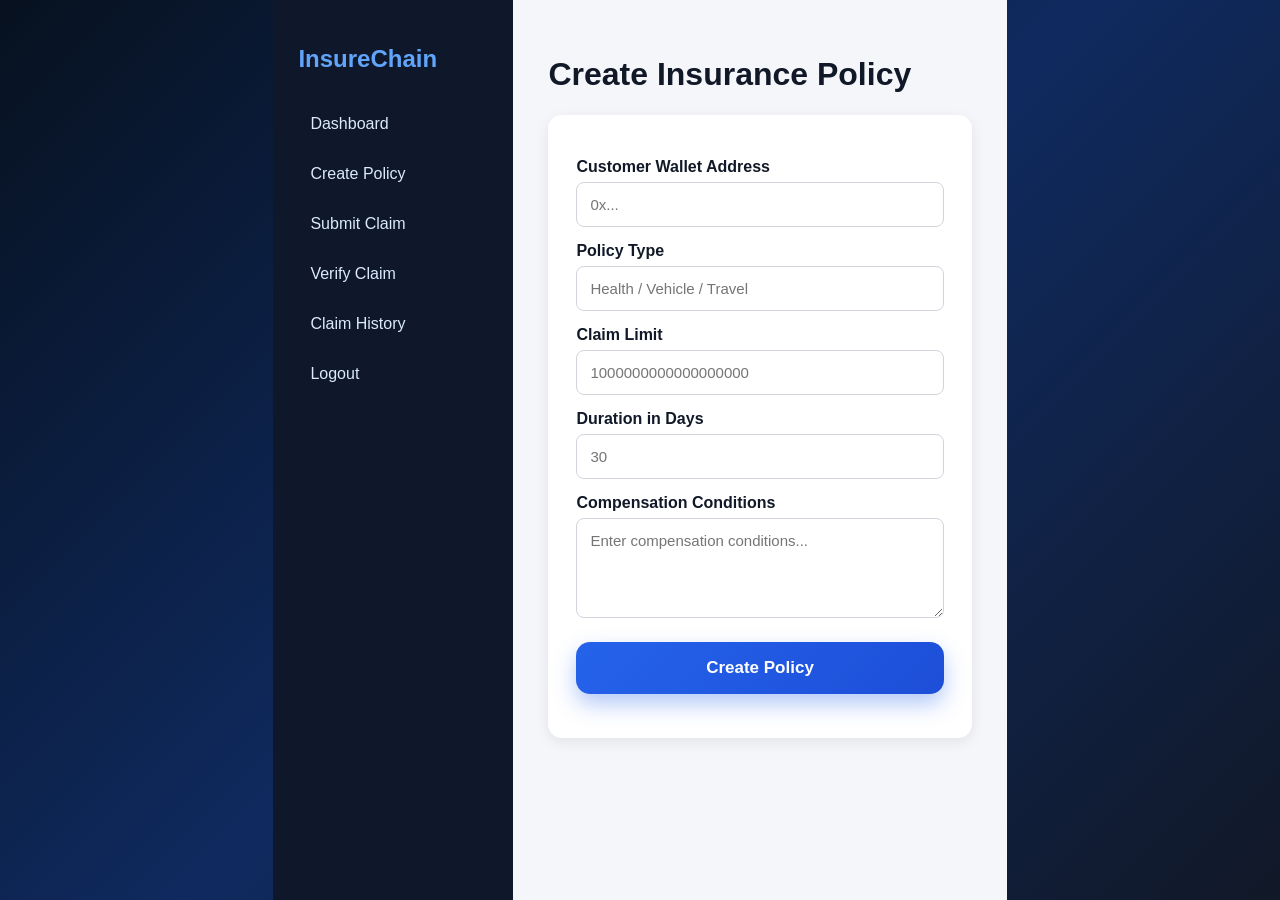
<file: createPolicy.html>
<!DOCTYPE html>
<html lang="en">
<head>
  <meta charset="UTF-8">
  <title>Create Policy</title>
  <link rel="stylesheet" href="css/style.css">
</head>
<body>
  <div class="page">
    <aside class="sidebar">
      <h2>InsureChain</h2>
      <a href="dashboard.html">Dashboard</a>
      <a href="createPolicy.html">Create Policy</a>
      <a href="submitClaim.html">Submit Claim</a>
      <a href="verifyClaim.html">Verify Claim</a>
      <a href="history.html">Claim History</a>
      <a href="index.html">Logout</a>
    </aside>

    <main class="main">
      <h1>Create Insurance Policy</h1>

      <div class="form-box">
        <label>Customer Wallet Address</label>
        <input id="customerAddress" type="text" placeholder="0x...">

        <label>Policy Type</label>
        <input id="policyType" type="text" placeholder="Health / Vehicle / Travel">

        <label>Claim Limit</label>
        <input id="claimLimit" type="number" placeholder="1000000000000000000">

        <label>Duration in Days</label>
        <input id="durationDays" type="number" placeholder="30">

        <label>Compensation Conditions</label>
        <textarea id="conditionText" placeholder="Enter compensation conditions..."></textarea>

        <button onclick="createPolicyDemo()">Create Policy</button>

        <p id="policyMessage"></p>
      </div>
    </main>
  </div>

  <script src="js/app.js"></script>
  <script src="js/createPolicy.js"></script>
</body>
</html>
</file>
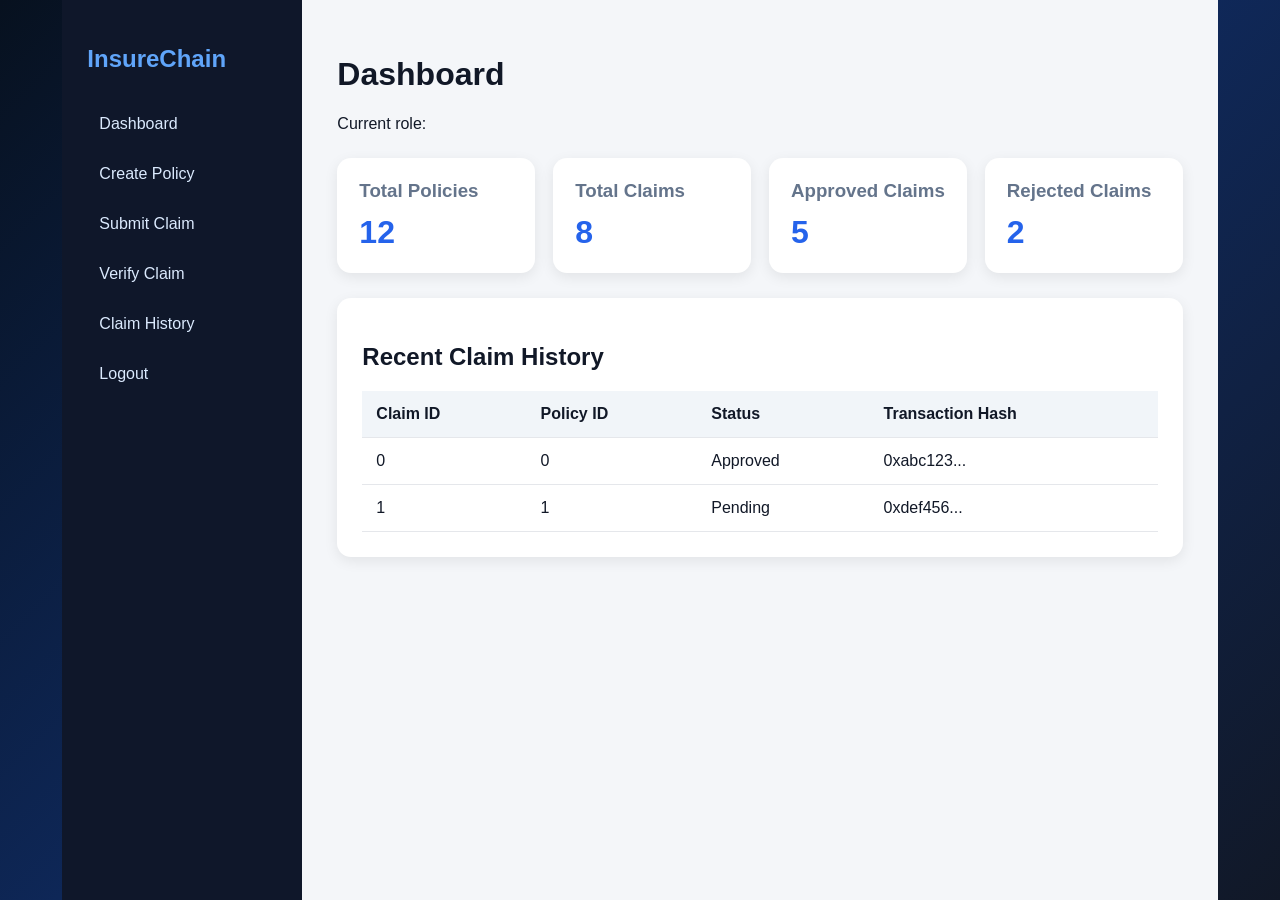
<file: dashboard.html>
<!doctype html>
<html lang="en">
  <head>
    <meta charset="UTF-8" />
    <title>Dashboard</title>
    <link rel="stylesheet" href="css/style.css" />
  </head>
  <body>
    <div class="page">
      <aside class="sidebar">
        <h2>InsureChain</h2>
        <a href="dashboard.html">Dashboard</a>
        <a href="createPolicy.html">Create Policy</a>
        <a href="submitClaim.html">Submit Claim</a>
        <a href="verifyClaim.html">Verify Claim</a>
        <a href="history.html">Claim History</a>
        <a href="index.html">Logout</a>
      </aside>

      <main class="main">
        <h1>Dashboard</h1>
        <p id="roleText">Current role:</p>

        <div class="cards">
          <div class="card">
            <h3>Total Policies</h3>
            <p>12</p>
          </div>
          <div class="card">
            <h3>Total Claims</h3>
            <p>8</p>
          </div>
          <div class="card">
            <h3>Approved Claims</h3>
            <p>5</p>
          </div>
          <div class="card">
            <h3>Rejected Claims</h3>
            <p>2</p>
          </div>
        </div>

        <div class="table-box">
          <h2>Recent Claim History</h2>
          <table>
            <tr>
              <th>Claim ID</th>
              <th>Policy ID</th>
              <th>Status</th>
              <th>Transaction Hash</th>
            </tr>
            <tr>
              <td>0</td>
              <td>0</td>
              <td>Approved</td>
              <td>0xabc123...</td>
            </tr>
            <tr>
              <td>1</td>
              <td>1</td>
              <td>Pending</td>
              <td>0xdef456...</td>
            </tr>
          </table>
        </div>
      </main>
    </div>

    <script src="js/app.js"></script>
  </body>
</html>
</file>
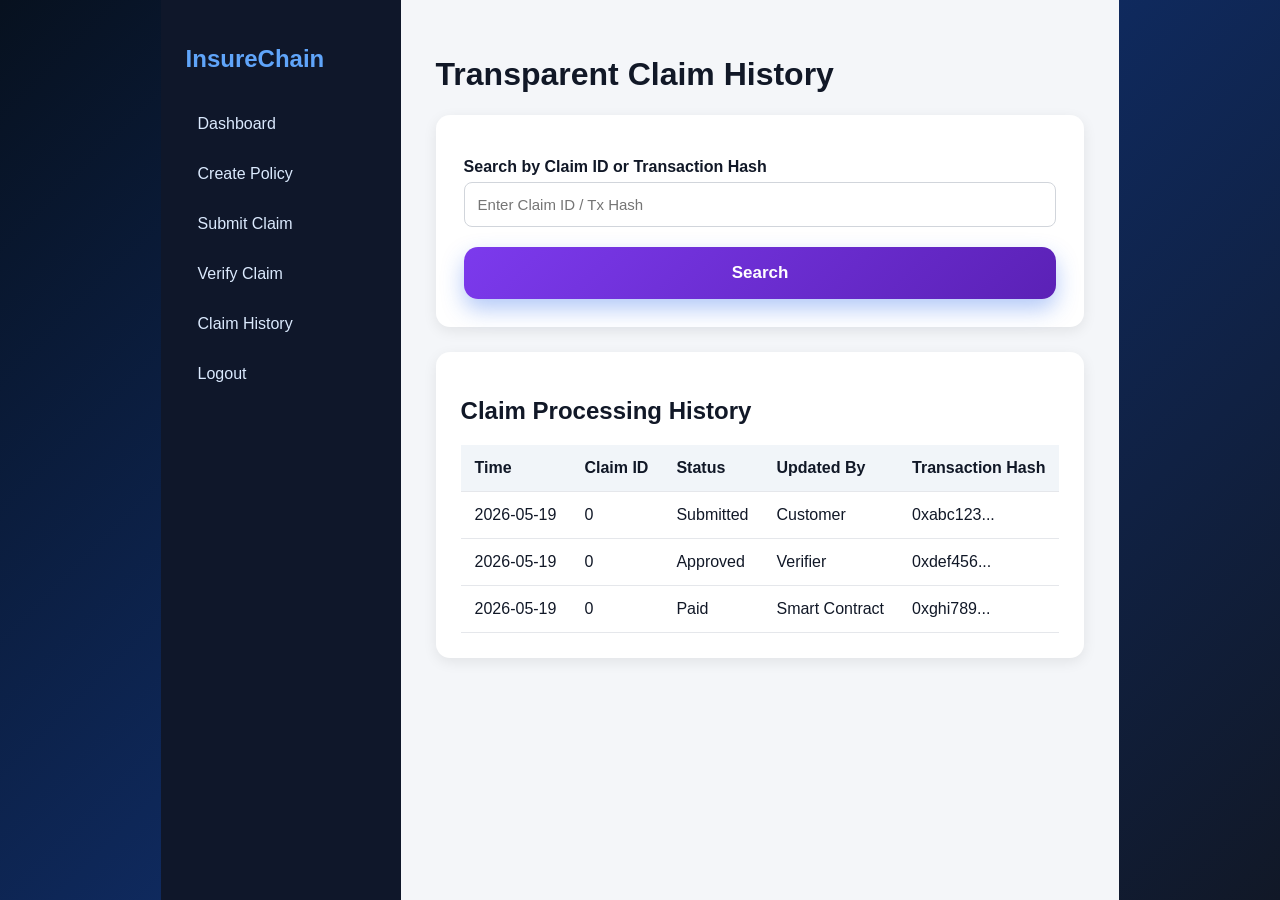
<file: history.html>
<!doctype html>
<html lang="en">
  <head>
    <meta charset="UTF-8" />
    <title>Claim History</title>
    <link rel="stylesheet" href="css/style.css" />
  </head>
  <body>
    <div class="page">
      <aside class="sidebar">
        <h2>InsureChain</h2>
        <a href="dashboard.html">Dashboard</a>
        <a href="createPolicy.html">Create Policy</a>
        <a href="submitClaim.html">Submit Claim</a>
        <a href="verifyClaim.html">Verify Claim</a>
        <a href="history.html">Claim History</a>
        <a href="index.html">Logout</a>
      </aside>

      <main class="main">
        <h1>Transparent Claim History</h1>

        <div class="form-box">
          <label>Search by Claim ID or Transaction Hash</label>
          <input type="text" placeholder="Enter Claim ID / Tx Hash" />
          <button>Search</button>
        </div>

        <div class="table-box" style="margin-top: 25px">
          <h2>Claim Processing History</h2>
          <table>
            <tr>
              <th>Time</th>
              <th>Claim ID</th>
              <th>Status</th>
              <th>Updated By</th>
              <th>Transaction Hash</th>
            </tr>
            <tr>
              <td>2026-05-19</td>
              <td>0</td>
              <td>Submitted</td>
              <td>Customer</td>
              <td>0xabc123...</td>
            </tr>
            <tr>
              <td>2026-05-19</td>
              <td>0</td>
              <td>Approved</td>
              <td>Verifier</td>
              <td>0xdef456...</td>
            </tr>
            <tr>
              <td>2026-05-19</td>
              <td>0</td>
              <td>Paid</td>
              <td>Smart Contract</td>
              <td>0xghi789...</td>
            </tr>
          </table>
        </div>
      </main>
    </div>

    <script src="js/app.js"></script>
  </body>
</html>
</file>
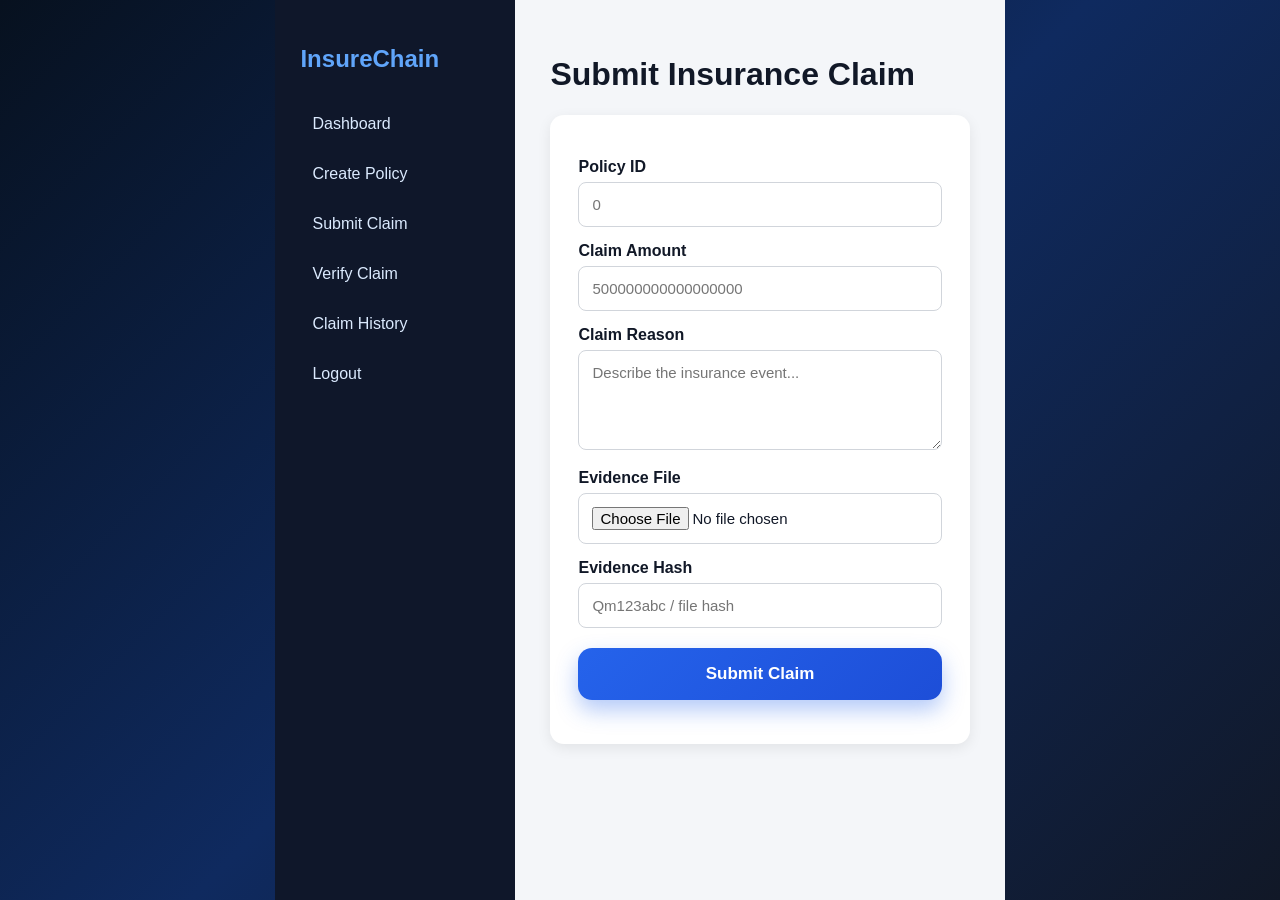
<file: submitClaim.html>
<!doctype html>
<html lang="en">
  <head>
    <meta charset="UTF-8" />
    <title>Submit Claim</title>
    <link rel="stylesheet" href="css/style.css" />
  </head>
  <body>
    <div class="page">
      <aside class="sidebar">
        <h2>InsureChain</h2>
        <a href="dashboard.html">Dashboard</a>
        <a href="createPolicy.html">Create Policy</a>
        <a href="submitClaim.html">Submit Claim</a>
        <a href="verifyClaim.html">Verify Claim</a>
        <a href="history.html">Claim History</a>
        <a href="index.html">Logout</a>
      </aside>

      <main class="main">
        <h1>Submit Insurance Claim</h1>

        <div class="form-box">
          <label>Policy ID</label>
          <input id="policyId" type="number" placeholder="0" />

          <label>Claim Amount</label>
          <input
            id="claimAmount"
            type="number"
            placeholder="500000000000000000"
          />

          <label>Claim Reason</label>
          <textarea
            id="claimReason"
            placeholder="Describe the insurance event..."
          ></textarea>

          <label>Evidence File</label>
          <input type="file" />

          <label>Evidence Hash</label>
          <input
            id="evidenceHash"
            type="text"
            placeholder="Qm123abc / file hash"
          />

          <button onclick="submitClaimDemo()">Submit Claim</button>

          <p id="claimMessage"></p>
        </div>
      </main>
    </div>

    <script src="js/app.js"></script>
    <script src="js/submitClaim.js"></script>
  </body>
</html>
</file>
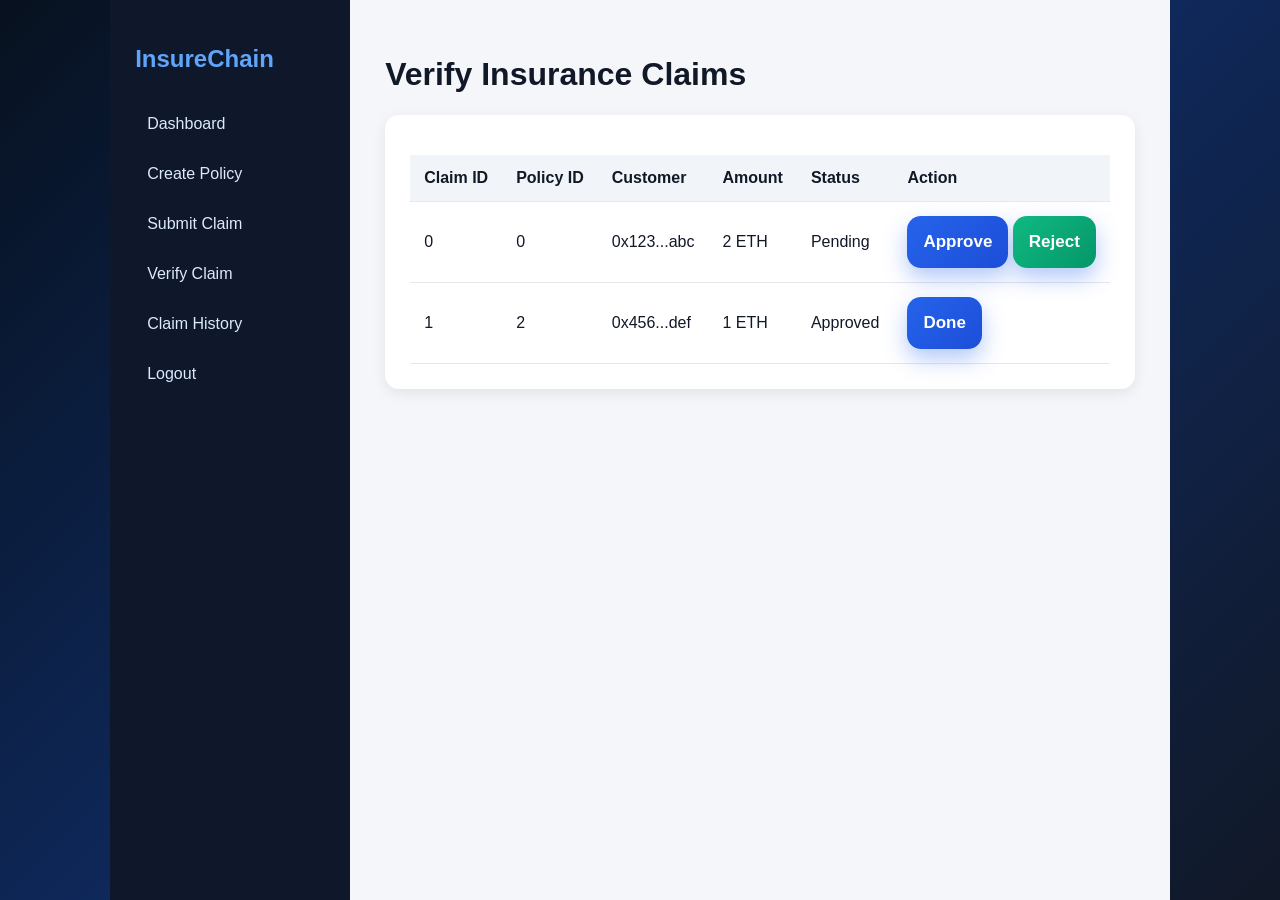
<file: verifyClaim.html>
<!doctype html>
<html lang="en">
  <head>
    <meta charset="UTF-8" />
    <title>Verify Claim</title>
    <link rel="stylesheet" href="css/style.css" />
  </head>
  <body>
    <div class="page">
      <aside class="sidebar">
        <h2>InsureChain</h2>

        <a href="dashboard.html">Dashboard</a>
        <a href="createPolicy.html">Create Policy</a>
        <a href="submitClaim.html">Submit Claim</a>
        <a href="verifyClaim.html">Verify Claim</a>
        <a href="history.html">Claim History</a>
        <a href="index.html">Logout</a>
      </aside>

      <main class="main">
        <h1>Verify Insurance Claims</h1>

        <div class="table-box">
          <table>
            <thead>
              <tr>
                <th>Claim ID</th>
                <th>Policy ID</th>
                <th>Customer</th>
                <th>Amount</th>
                <th>Status</th>
                <th>Action</th>
              </tr>
            </thead>

            <tbody>
              <tr>
                <td>0</td>
                <td>0</td>
                <td>0x123...abc</td>
                <td>2 ETH</td>
                <td>
                  <span class="pending">Pending</span>
                </td>

                <td>
                  <button class="approve-btn">Approve</button>

                  <button class="reject-btn">Reject</button>
                </td>
              </tr>

              <tr>
                <td>1</td>
                <td>2</td>
                <td>0x456...def</td>
                <td>1 ETH</td>
                <td>
                  <span class="approved"> Approved </span>
                </td>

                <td>
                  <button disabled>Done</button>
                </td>
              </tr>
            </tbody>
          </table>
        </div>
      </main>
    </div>
  </body>
</html>
</file>
<file: css/style.css>
* {
  box-sizing: border-box;
  font-family: "Segoe UI", Arial, sans-serif;
}

body {
  margin: 0;
  min-height: 100vh;
  background: linear-gradient(135deg, #07111f, #0f2a5f, #111827);
  color: white;
  display: flex;
  align-items: center;
  justify-content: center;
}

.login-container {
  width: 520px;
  padding: 45px;
  border-radius: 24px;
  text-align: center;
  background: rgba(255, 255, 255, 0.12);
  backdrop-filter: blur(14px);
  box-shadow: 0 20px 50px rgba(0, 0, 0, 0.35);
  border: 1px solid rgba(255, 255, 255, 0.18);
}

.login-container h1 {
  font-size: 34px;
  line-height: 1.2;
  margin-bottom: 12px;
}

.login-container p {
  color: #dbeafe;
  font-size: 17px;
  margin-bottom: 30px;
}

.role-box {
  display: flex;
  flex-direction: column;
  gap: 16px;
}

button {
  padding: 16px;
  border: none;
  border-radius: 14px;
  cursor: pointer;
  font-size: 17px;
  font-weight: 600;
  color: white;
  background: linear-gradient(135deg, #2563eb, #1d4ed8);
  box-shadow: 0 10px 22px rgba(37, 99, 235, 0.35);
  transition: 0.25s;
}

button:nth-child(2) {
  background: linear-gradient(135deg, #10b981, #059669);
}

button:nth-child(3) {
  background: linear-gradient(135deg, #7c3aed, #5b21b6);
}

button:hover {
  transform: translateY(-3px);
  box-shadow: 0 15px 30px rgba(0, 0, 0, 0.35);
}

button:active {
  transform: scale(0.98);
}
.page {
  min-height: 100vh;
  display: flex;
  background: #f4f6f9;
  color: #111827;
}

.sidebar {
  width: 240px;
  background: #0f172a;
  color: white;
  padding: 25px;
}

.sidebar h2 {
  margin-bottom: 30px;
  color: #60a5fa;
}

.sidebar a {
  display: block;
  color: #dbeafe;
  text-decoration: none;
  padding: 12px;
  border-radius: 8px;
  margin-bottom: 8px;
}

.sidebar a:hover {
  background: #1e293b;
}

.main {
  flex: 1;
  padding: 35px;
}

.cards {
  display: grid;
  grid-template-columns: repeat(4, 1fr);
  gap: 18px;
  margin: 25px 0;
}

.card {
  background: white;
  padding: 22px;
  border-radius: 14px;
  box-shadow: 0 4px 14px rgba(0, 0, 0, 0.08);
}

.card h3 {
  margin: 0;
  color: #64748b;
}

.card p {
  font-size: 32px;
  font-weight: bold;
  margin: 12px 0 0;
  color: #2563eb;
}

.table-box {
  background: white;
  padding: 25px;
  border-radius: 14px;
  box-shadow: 0 4px 14px rgba(0, 0, 0, 0.08);
}

table {
  width: 100%;
  border-collapse: collapse;
  margin-top: 15px;
}

th,
td {
  padding: 14px;
  border-bottom: 1px solid #e5e7eb;
  text-align: left;
}

th {
  background: #f1f5f9;
}
.form-box {
  max-width: 650px;
  background: white;
  padding: 28px;
  border-radius: 14px;
  box-shadow: 0 4px 14px rgba(0, 0, 0, 0.08);
}

.form-box label {
  display: block;
  margin-top: 15px;
  margin-bottom: 6px;
  font-weight: 600;
}

.form-box input,
.form-box textarea {
  width: 100%;
  padding: 13px;
  border: 1px solid #d1d5db;
  border-radius: 8px;
  font-size: 15px;
}

.form-box textarea {
  height: 100px;
  resize: vertical;
}

.form-box button {
  margin-top: 20px;
  width: 100%;
}
</file>
